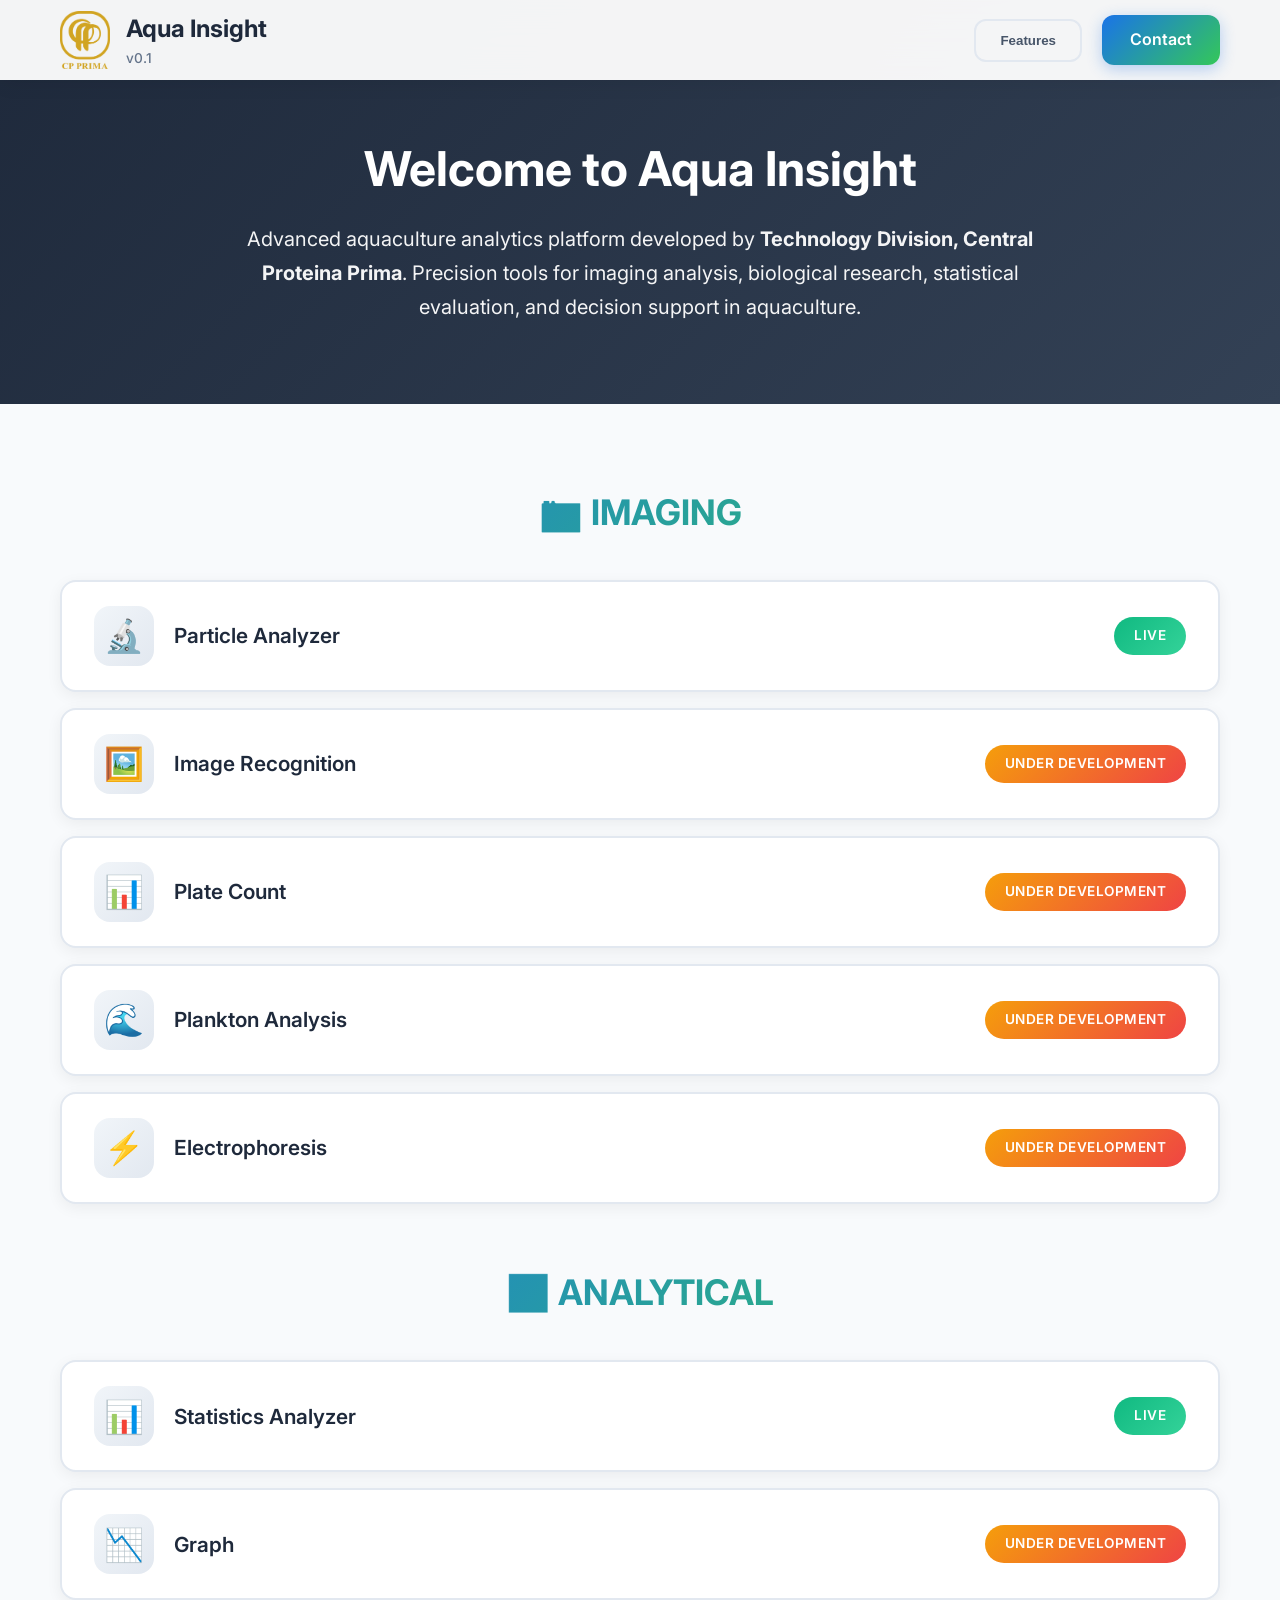
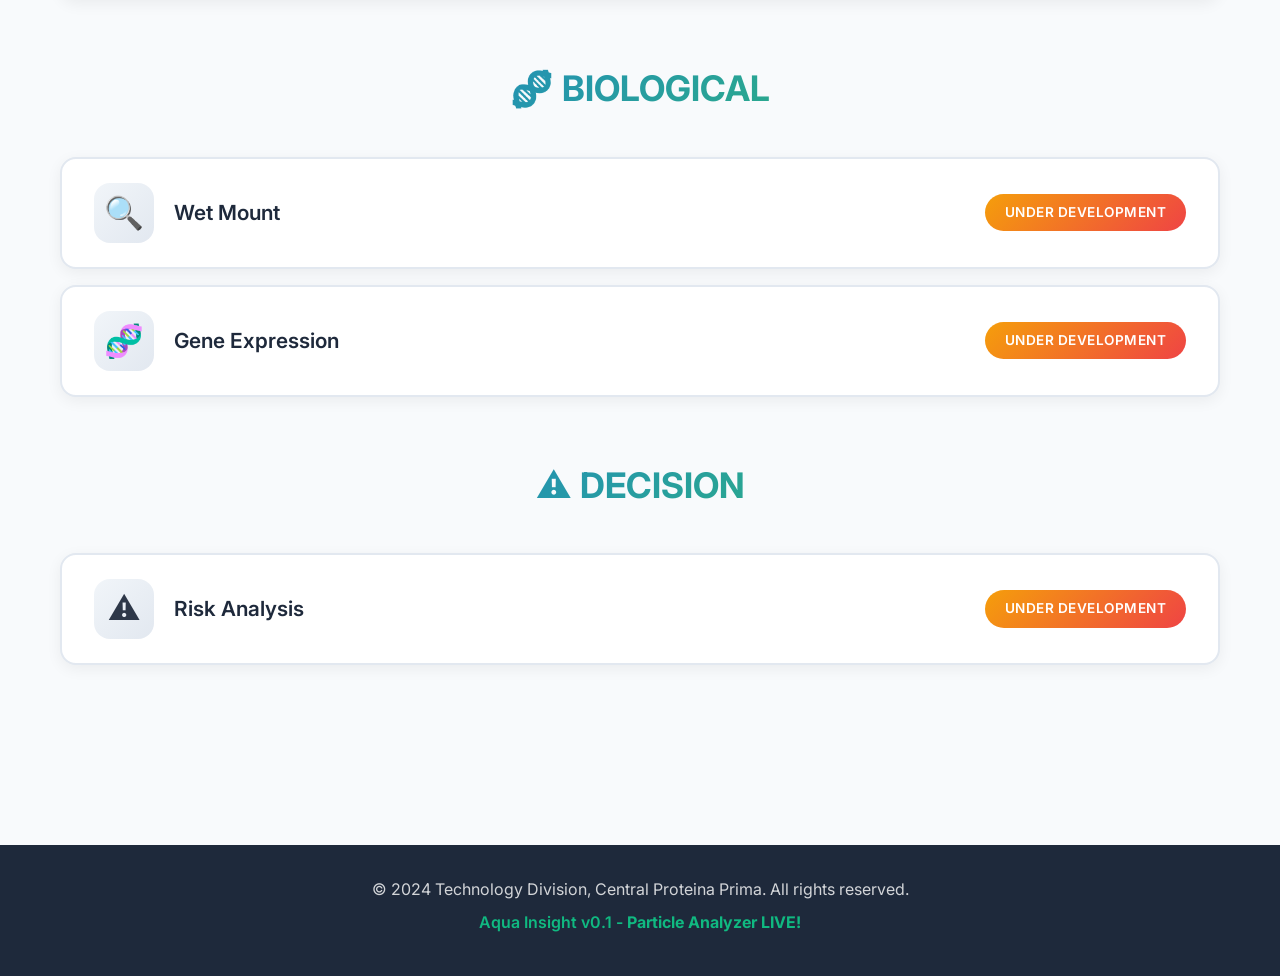
<file: index.html>
<!DOCTYPE html>
<html lang="en">
<head>
    <meta charset="UTF-8">
    <meta name="viewport" content="width=device-width, initial-scale=1.0">
    <title>Aqua Insight v0.1 - Advanced Aquaculture Analytics</title>
    <link rel="stylesheet" href="css/style.css">
    <link href="https://fonts.googleapis.com/css2?family=Inter:wght@300;400;500;600;700&display=swap" rel="stylesheet">
    <link rel="icon" type="image/x-icon" href="images/favicon.ico">
</head>
<body>
    <!-- Header -->
    <header class="header">
        <div class="container">
            <div class="header-left">
                <img src="images/logo.png" alt="Aqua Insight" class="logo-img">
                <div class="system-info">
                    <h1 class="system-name">Aqua Insight</h1>
                    <span class="system-version">v0.1</span>
                </div>
            </div>
            
            <div class="header-right">
                <div class="dropdown">
                    <button class="dropdown-btn">Features</button>
                    <div class="dropdown-content">
                        <a href="#imaging">Imaging</a>
                        <a href="#analytical">Analytical</a>
                        <a href="#biological">Biological</a>
                        <a href="#decision">Decision</a>
                    </div>
                </div>
                <a href="contact.html" class="contact-btn">Contact</a>
            </div>
        </div>
    </header>

    <!-- Welcome Section -->
    <section class="welcome">
        <div class="container">
            <div class="welcome-content">
                <h2 class="welcome-title">Welcome to Aqua Insight</h2>
                <p class="welcome-text">
                    Advanced aquaculture analytics platform developed by 
                    <strong>Technology Division, Central Proteina Prima</strong>. 
                    Precision tools for imaging analysis, biological research, 
                    statistical evaluation, and decision support in aquaculture.
                </p>
            </div>
        </div>
    </section>

    <!-- Features Section -->
    <section class="features" id="imaging">
        <div class="container">
            <div class="category-section">
                <div class="category-header">
                    <h3>📷 IMAGING</h3>
                </div>
                <div class="features-list">
                    <!-- ✅ PARTICLE ANALYZER - LIVE! -->
                        <a href="features/particle-analyzer/particle-analyzer.html" class="feature-btn live-feature">
                        <span class="feature-icon">🔬</span>
                        <span class="feature-title">Particle Analyzer</span>
                        <span class="feature-status live">LIVE</span>
                    </a>
                    
                    <a href="under-development.html?feature=Image Recognition" class="feature-btn">
                        <span class="feature-icon">🖼️</span>
                        <span class="feature-title">Image Recognition</span>
                        <span class="feature-status">Under Development</span>
                    </a>
                    <a href="under-development.html?feature=Plate Count" class="feature-btn">
                        <span class="feature-icon">📊</span>
                        <span class="feature-title">Plate Count</span>
                        <span class="feature-status">Under Development</span>
                    </a>
                    <a href="under-development.html?feature=Plankton Analysis" class="feature-btn">
                        <span class="feature-icon">🌊</span>
                        <span class="feature-title">Plankton Analysis</span>
                        <span class="feature-status">Under Development</span>
                    </a>
                    <a href="under-development.html?feature=Electrophoresis" class="feature-btn">
                        <span class="feature-icon">⚡</span>
                        <span class="feature-title">Electrophoresis</span>
                        <span class="feature-status">Under Development</span>
                    </a>
                </div>
            </div>

            <div class="category-section" id="analytical">
                <div class="category-header">
                    <h3>📈 ANALYTICAL</h3>
                </div>
                <div class="features-list">
                   <a href="features/statistics-analyzer/statistics-analyzer.html" class="feature-btn live-feature">
                        <span class="feature-icon">📊</span>
                        <span class="feature-title">Statistics Analyzer</span>
                        <span class="feature-status live">LIVE</span>
                    </a>
                    <a href="under-development.html?feature=Graph" class="feature-btn">
                        <span class="feature-icon">📉</span>
                        <span class="feature-title">Graph</span>
                        <span class="feature-status">Under Development</span>
                    </a>
                </div>
            </div>

            <div class="category-section" id="biological">
                <div class="category-header">
                    <h3>🧬 BIOLOGICAL</h3>
                </div>
                <div class="features-list">
                    <a href="under-development.html?feature=Wet Mount" class="feature-btn">
                        <span class="feature-icon">🔍</span>
                        <span class="feature-title">Wet Mount</span>
                        <span class="feature-status">Under Development</span>
                    </a>
                    <a href="under-development.html?feature=Gene Expression" class="feature-btn">
                        <span class="feature-icon">🧬</span>
                        <span class="feature-title">Gene Expression</span>
                        <span class="feature-status">Under Development</span>
                    </a>
                </div>
            </div>

            <div class="category-section" id="decision">
                <div class="category-header">
                    <h3>⚠️ DECISION</h3>
                </div>
                <div class="features-list">
                    <a href="under-development.html?feature=Risk Analysis" class="feature-btn">
                        <span class="feature-icon">⚠️</span>
                        <span class="feature-title">Risk Analysis</span>
                        <span class="feature-status">Under Development</span>
                    </a>
                </div>
            </div>
        </div>
    </section>

    <!-- Footer -->
    <footer class="footer">
        <div class="container">
            <div class="footer-content">
                <div class="footer-info">
                    <p>&copy; 2024 Technology Division, Central Proteina Prima. All rights reserved.</p>
                    <p>Aqua Insight v0.1 - <strong>Particle Analyzer LIVE!</strong></p>
                </div>
            </div>
        </div>
    </footer>

    <script src="js/main.js"></script>
</body>
</html>
</file>
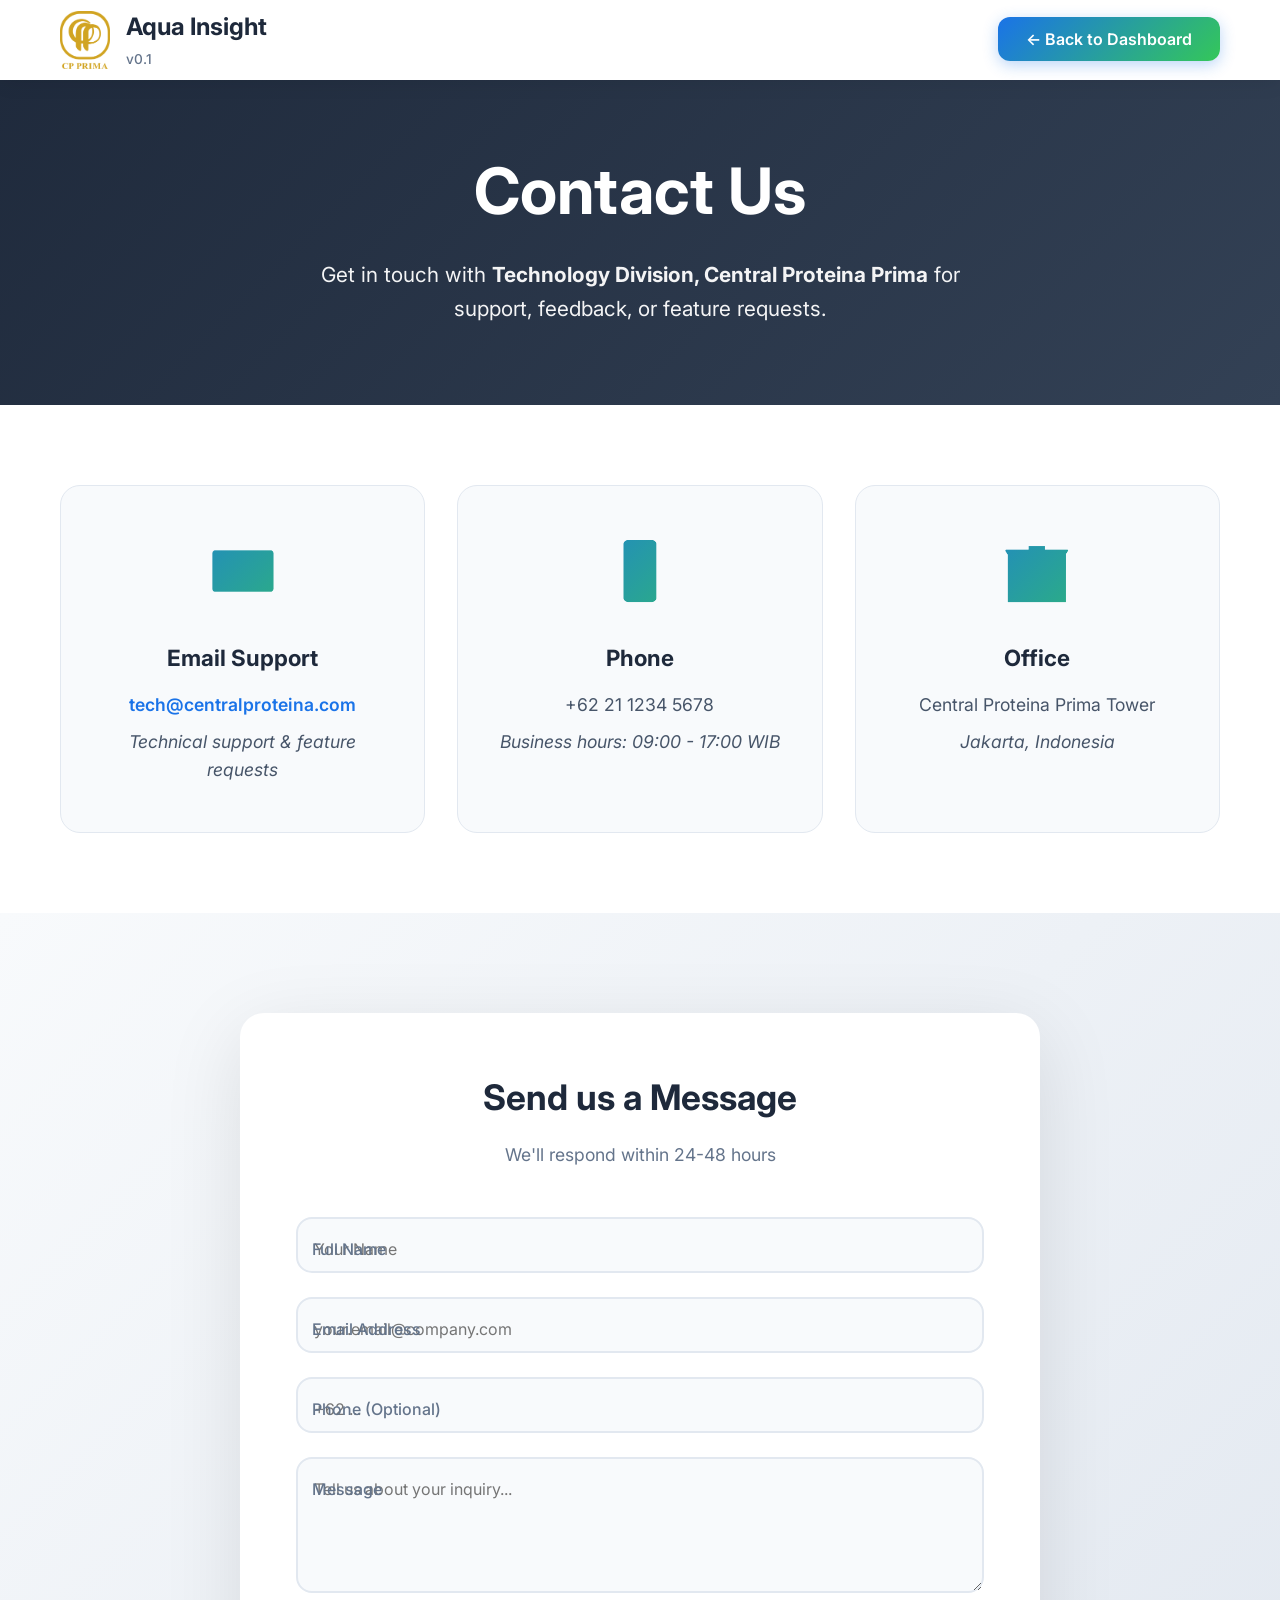
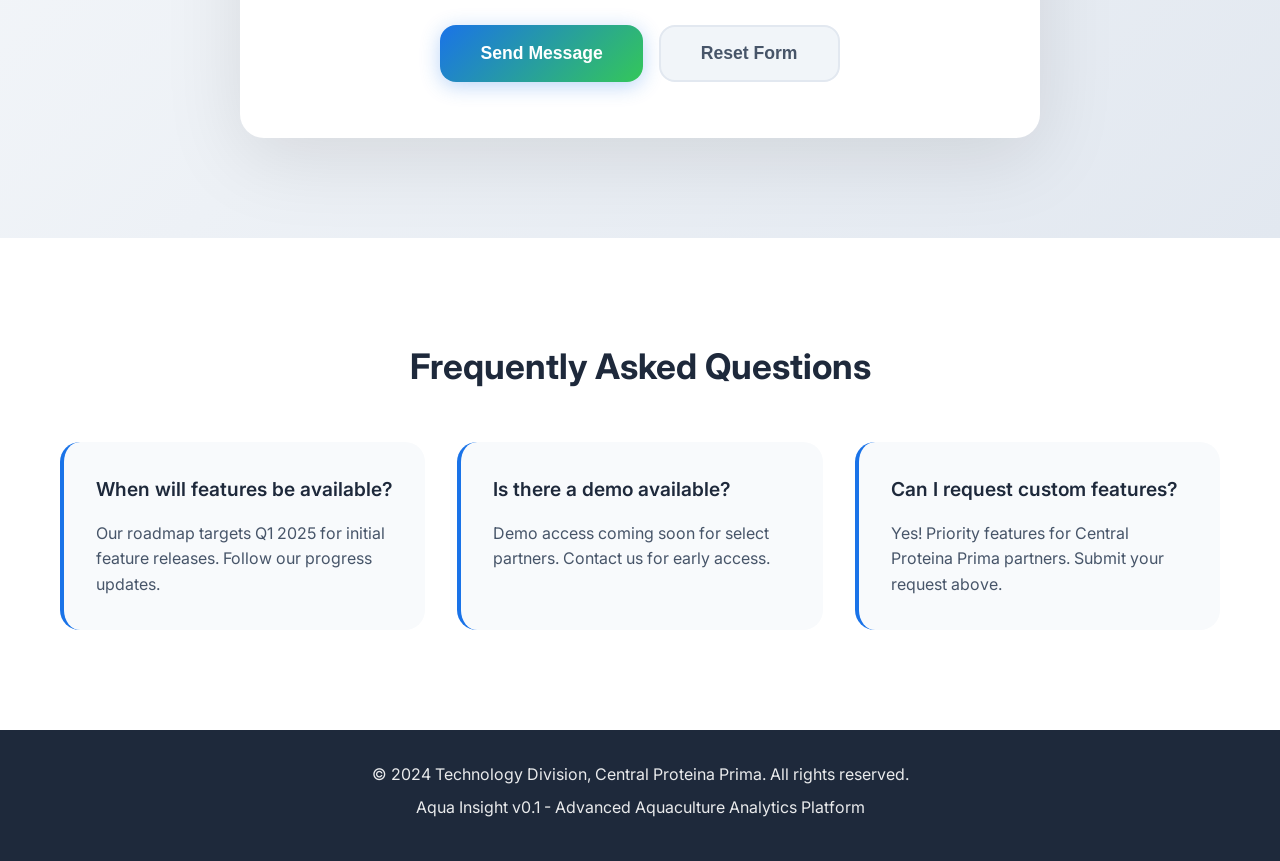
<file: contact.html>
<!DOCTYPE html>
<html lang="en">
<head>
    <meta charset="UTF-8">
    <meta name="viewport" content="width=device-width, initial-scale=1.0">
    <title>Contact Us - Aqua Insight v0.1</title>
    <link rel="stylesheet" href="css/contact.css">
    <link href="https://fonts.googleapis.com/css2?family=Inter:wght@300;400;500;600;700&display=swap" rel="stylesheet">
    <link rel="icon" type="image/x-icon" href="images/favicon.ico">
</head>
<body>
    <!-- Header (IDENTICAL) -->
    <header class="header">
        <div class="container">
            <div class="header-left">
                <img src="images/logo.png" alt="Aqua Insight" class="logo-img">
                <div class="system-info">
                    <h1 class="system-name">Aqua Insight</h1>
                    <span class="system-version">v0.1</span>
                </div>
            </div>
            <div class="header-right">
                <a href="index.html" class="back-btn">← Back to Dashboard</a>
            </div>
        </div>
    </header>

    <!-- Hero Section -->
    <section class="contact-hero">
        <div class="container">
            <div class="hero-content">
                <h1 class="hero-title">Contact Us</h1>
                <p class="hero-subtitle">
                    Get in touch with <strong>Technology Division, Central Proteina Prima</strong> 
                    for support, feedback, or feature requests.
                </p>
            </div>
        </div>
    </section>

    <!-- Contact Info -->
    <section class="contact-info">
        <div class="container">
            <div class="info-grid">
                <div class="info-card">
                    <div class="info-icon">📧</div>
                    <h3>Email Support</h3>
                    <p><a href="mailto:tech@centralproteina.com">tech@centralproteina.com</a></p>
                    <p class="info-desc">Technical support & feature requests</p>
                </div>
                <div class="info-card">
                    <div class="info-icon">📱</div>
                    <h3>Phone</h3>
                    <p>+62 21 1234 5678</p>
                    <p class="info-desc">Business hours: 09:00 - 17:00 WIB</p>
                </div>
                <div class="info-card">
                    <div class="info-icon">🏢</div>
                    <h3>Office</h3>
                    <p>Central Proteina Prima Tower</p>
                    <p class="info-desc">Jakarta, Indonesia</p>
                </div>
            </div>
        </div>
    </section>

    <!-- Contact Form -->
    <section class="contact-form-section">
        <div class="container">
            <div class="form-container">
                <h2>Send us a Message</h2>
                <p class="form-subtitle">We'll respond within 24-48 hours</p>
                
                <form class="contact-form" id="contactForm">
                    <div class="form-group">
                        <input type="text" id="name" placeholder="Your Name" required>
                        <label for="name">Full Name</label>
                    </div>
                    <div class="form-group">
                        <input type="email" id="email" placeholder="your.email@company.com" required>
                        <label for="email">Email Address</label>
                    </div>
                    <div class="form-group">
                        <input type="tel" id="phone" placeholder="+62 ...">
                        <label for="phone">Phone (Optional)</label>
                    </div>
                    <div class="form-group full">
                        <textarea id="message" placeholder="Tell us about your inquiry..." rows="5" required></textarea>
                        <label for="message">Message</label>
                    </div>
                    <div class="form-actions">
                        <button type="submit" class="submit-btn">Send Message</button>
                        <button type="reset" class="reset-btn">Reset Form</button>
                    </div>
                </form>
            </div>
        </div>
    </section>

    <!-- FAQ -->
    <section class="faq-section">
        <div class="container">
            <h2>Frequently Asked Questions</h2>
            <div class="faq-grid">
                <div class="faq-item">
                    <h4>When will features be available?</h4>
                    <p>Our roadmap targets Q1 2025 for initial feature releases. Follow our progress updates.</p>
                </div>
                <div class="faq-item">
                    <h4>Is there a demo available?</h4>
                    <p>Demo access coming soon for select partners. Contact us for early access.</p>
                </div>
                <div class="faq-item">
                    <h4>Can I request custom features?</h4>
                    <p>Yes! Priority features for Central Proteina Prima partners. Submit your request above.</p>
                </div>
            </div>
        </div>
    </section>

    <!-- Footer -->
    <footer class="footer">
        <div class="container">
            <div class="footer-content">
                <div class="footer-info">
                    <p>&copy; 2024 Technology Division, Central Proteina Prima. All rights reserved.</p>
                    <p>Aqua Insight v0.1 - Advanced Aquaculture Analytics Platform</p>
                </div>
            </div>
        </div>
    </footer>

    <script src="js/contact.js"></script>
</body>
</html>
</file>
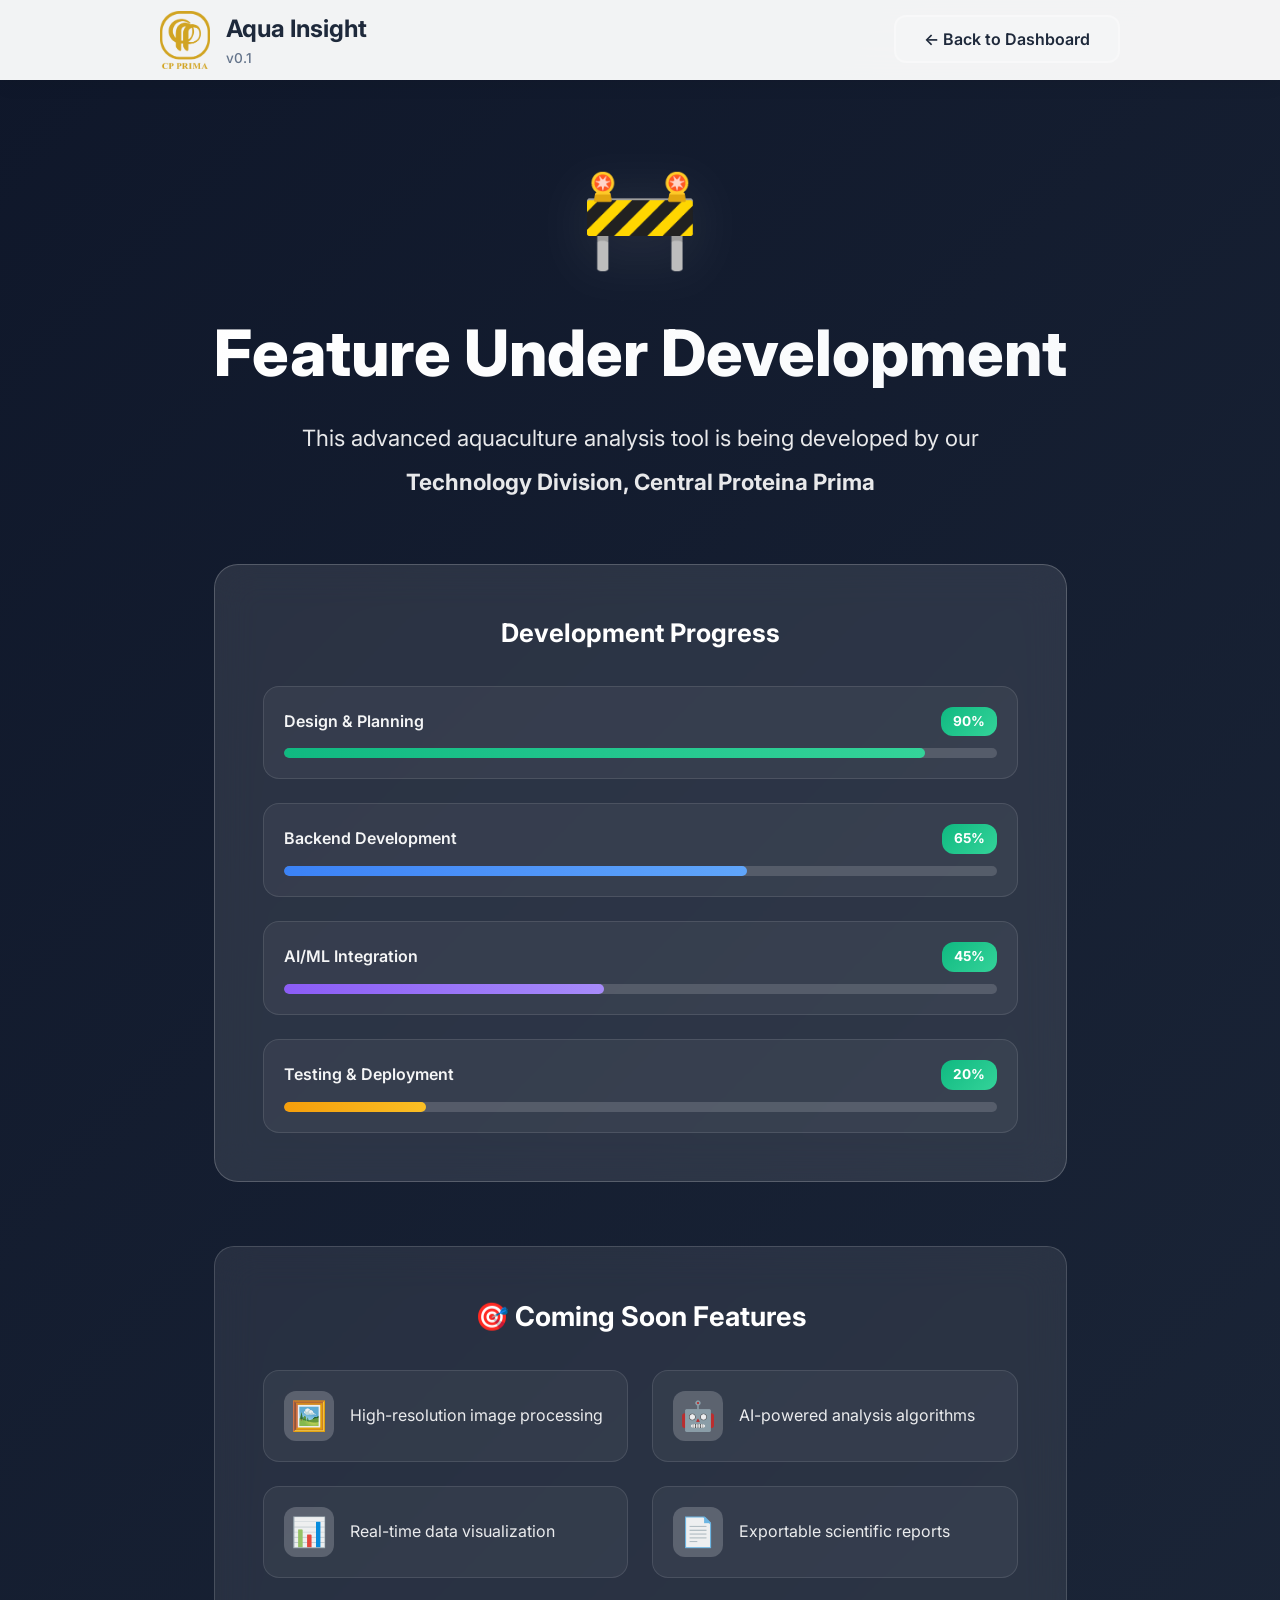
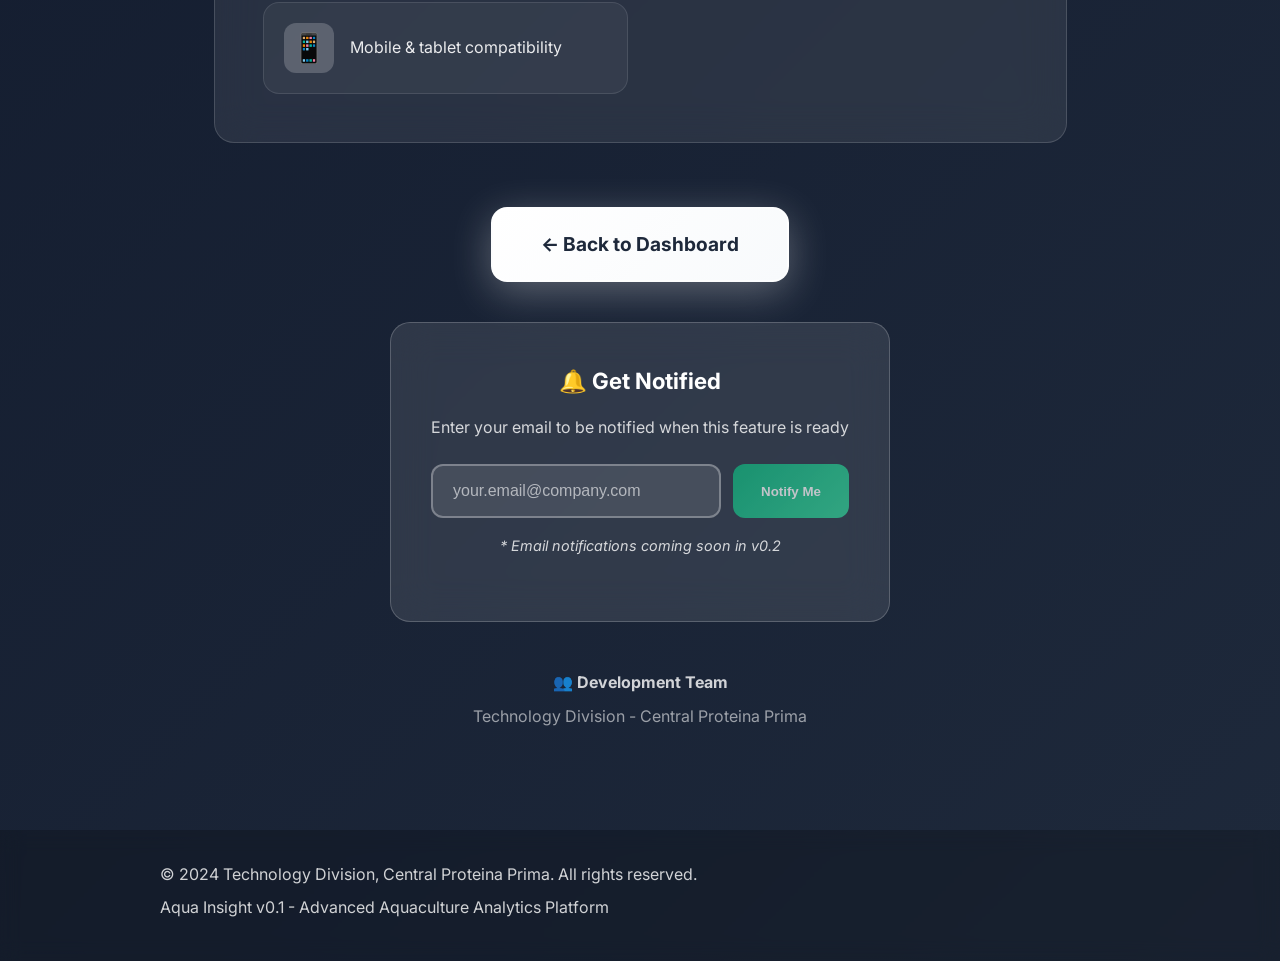
<file: under-development.html>
<!DOCTYPE html>
<html lang="en">
<head>
    <meta charset="UTF-8">
    <meta name="viewport" content="width=device-width, initial-scale=1.0">
    <title>Under Development - Aqua Insight v0.1</title>
    <link rel="stylesheet" href="css/under-dev.css">
    <link href="https://fonts.googleapis.com/css2?family=Inter:wght@300;400;500;600;700&display=swap" rel="stylesheet">
</head>
<body class="under-dev-page">
    <!-- Header (IDENTICAL dengan homepage) -->
    <header class="header">
        <div class="container">
            <div class="header-left">
                <img src="images/logo.png" alt="Aqua Insight" class="logo-img">
                <div class="system-info">
                    <h1 class="system-name">Aqua Insight</h1>
                    <span class="system-version">v0.1</span>
                </div>
            </div>
            <div class="header-right">
                <a href="index.html" class="back-btn">← Back to Dashboard</a>
            </div>
        </div>
    </header>

    <!-- Main Content -->
    <main class="under-dev-main">
        <div class="container">
            <div class="under-dev-content">
                <!-- Dynamic Feature Name -->
                <div class="feature-header">
                    <div class="under-dev-icon">🚧</div>
                    <h1 id="featureTitle" class="under-dev-title">Feature Under Development</h1>
                </div>

                <div class="under-dev-subtitle">
                    <p>This advanced aquaculture analysis tool is being developed by our</p>
                    <p><strong>Technology Division, Central Proteina Prima</strong></p>
                </div>

                <!-- Progress Tracker -->
                <div class="dev-progress">
                    <h3>Development Progress</h3>
                    <div class="progress-container">
                        <div class="progress-item">
                            <div class="progress-label">
                                <span>Design & Planning</span>
                                <span class="progress-percent">90%</span>
                            </div>
                            <div class="progress-bar">
                                <div class="progress-fill design-fill"></div>
                            </div>
                        </div>
                        <div class="progress-item">
                            <div class="progress-label">
                                <span>Backend Development</span>
                                <span class="progress-percent">65%</span>
                            </div>
                            <div class="progress-bar">
                                <div class="progress-fill backend-fill"></div>
                            </div>
                        </div>
                        <div class="progress-item">
                            <div class="progress-label">
                                <span>AI/ML Integration</span>
                                <span class="progress-percent">45%</span>
                            </div>
                            <div class="progress-bar">
                                <div class="progress-fill ai-fill"></div>
                            </div>
                        </div>
                        <div class="progress-item">
                            <div class="progress-label">
                                <span>Testing & Deployment</span>
                                <span class="progress-percent">20%</span>
                            </div>
                            <div class="progress-bar">
                                <div class="progress-fill testing-fill"></div>
                            </div>
                        </div>
                    </div>
                </div>

                <!-- Feature Preview -->
                <div class="feature-preview">
                    <h3>🎯 Coming Soon Features</h3>
                    <div class="preview-grid">
                        <div class="preview-item">
                            <span class="preview-icon">🖼️</span>
                            <span>High-resolution image processing</span>
                        </div>
                        <div class="preview-item">
                            <span class="preview-icon">🤖</span>
                            <span>AI-powered analysis algorithms</span>
                        </div>
                        <div class="preview-item">
                            <span class="preview-icon">📊</span>
                            <span>Real-time data visualization</span>
                        </div>
                        <div class="preview-item">
                            <span class="preview-icon">📄</span>
                            <span>Exportable scientific reports</span>
                        </div>
                        <div class="preview-item">
                            <span class="preview-icon">📱</span>
                            <span>Mobile & tablet compatibility</span>
                        </div>
                    </div>
                </div>

                <!-- CTA Section -->
                <div class="cta-section">
                    <a href="index.html" class="btn-primary">← Back to Dashboard</a>
                    <div class="notify-box">
                        <h4>🔔 Get Notified</h4>
                        <p>Enter your email to be notified when this feature is ready</p>
                        <div class="notify-form">
                            <input type="email" placeholder="your.email@company.com" disabled>
                            <button class="notify-btn" disabled>Notify Me</button>
                        </div>
                        <p class="notify-info">* Email notifications coming soon in v0.2</p>
                    </div>
                </div>

                <!-- Team Info -->
                <div class="team-info">
                    <h4>👥 Development Team</h4>
                    <p>Technology Division - Central Proteina Prima</p>
                </div>
            </div>
        </div>
    </main>

    <!-- Footer -->
    <footer class="footer">
        <div class="container">
            <div class="footer-content">
                <div class="footer-info">
                    <p>&copy; 2024 Technology Division, Central Proteina Prima. All rights reserved.</p>
                    <p>Aqua Insight v0.1 - Advanced Aquaculture Analytics Platform</p>
                </div>
            </div>
        </div>
    </footer>

    <script src="js/under-dev.js"></script>
</body>
</html>
</file>
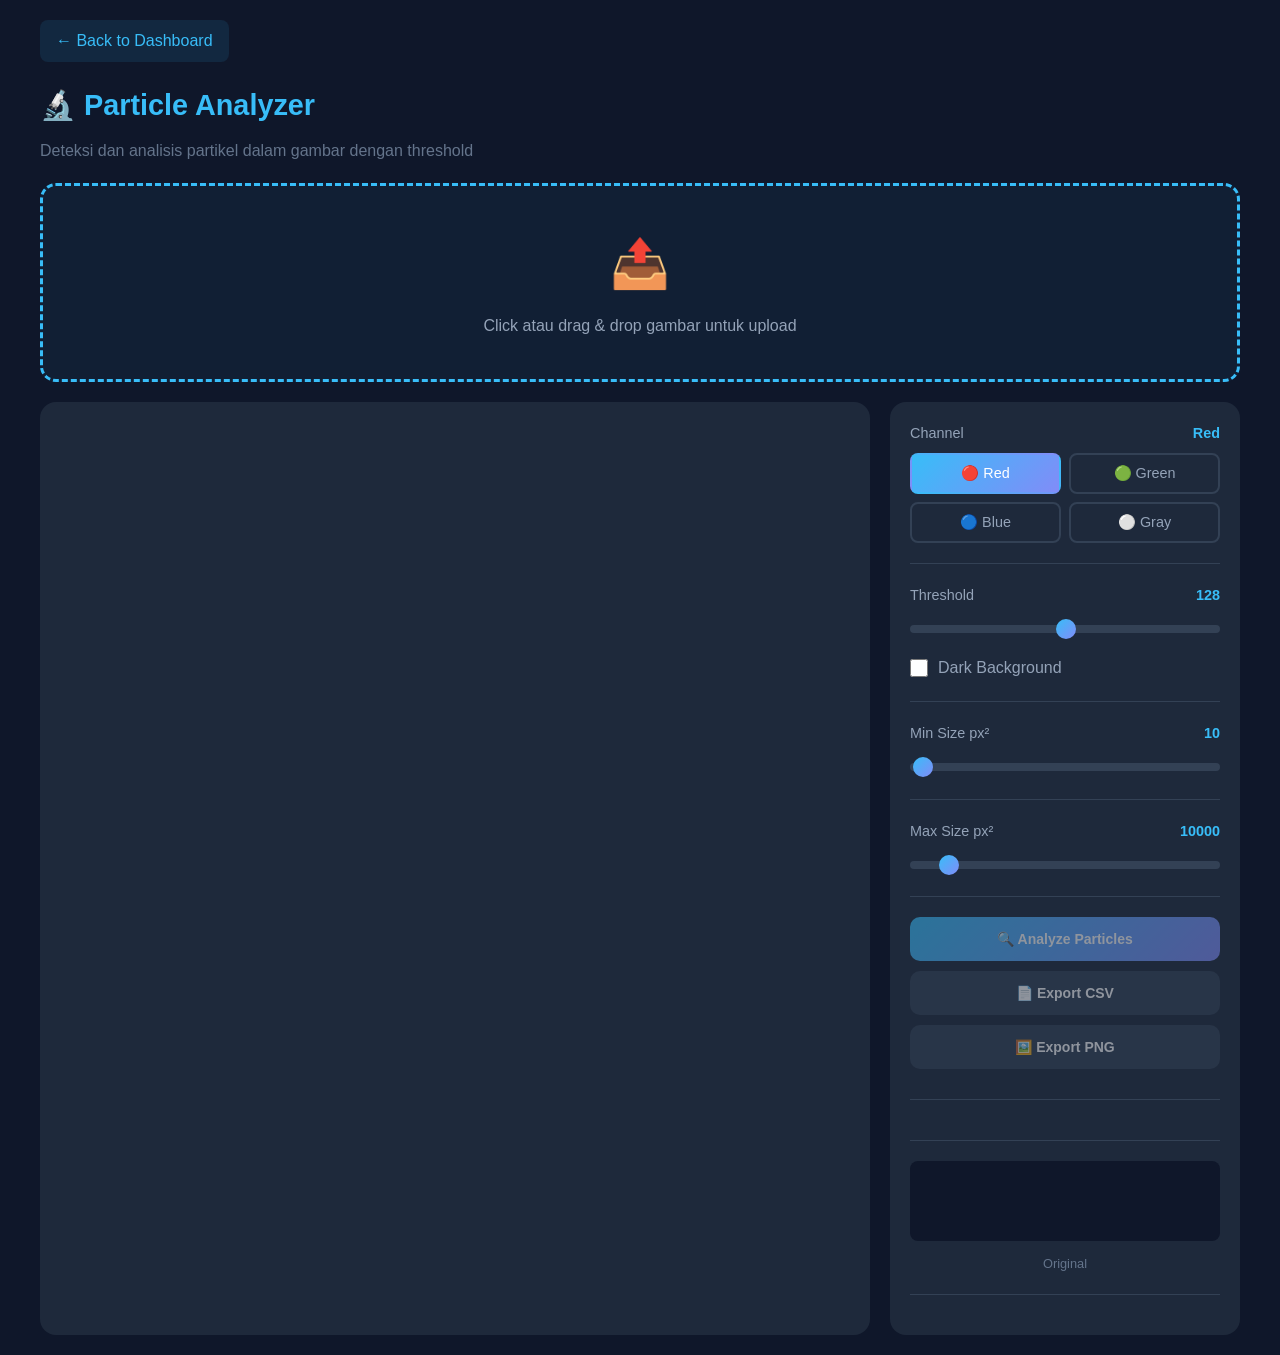
<file: features/particle-analyzer/particle-analyzer.html>
<!DOCTYPE html>
<html lang="en">
<head>
    <meta charset="UTF-8">
    <meta name="viewport" content="width=device-width, initial-scale=1.0">
    <title>Particle Analyzer - Aqua Insight</title>
    <link rel="stylesheet" href="../../css/style.css">
    <style>
        body {
            font-family: 'Inter', sans-serif;
            background: #0f172a;
            color: #e2e8f0;
            margin: 0;
            padding: 20px;
            min-height: 100vh;
        }
        
        .container {
            max-width: 1400px;
            margin: 0 auto;
        }
        
        .page-header {
            margin-bottom: 20px;
        }
        
        .page-title {
            color: #38bdf8;
            margin: 0 0 10px 0;
            font-size: 1.8rem;
        }
        
        .page-subtitle {
            color: #64748b;
            margin: 0;
        }
        
        .upload-box {
            border: 3px dashed #38bdf8;
            border-radius: 16px;
            padding: 40px;
            text-align: center;
            margin-bottom: 20px;
            cursor: pointer;
            transition: all 0.3s;
            background: rgba(56, 189, 248, 0.05);
        }
        
        .upload-box:hover,
        .upload-box.dragover {
            background: rgba(56, 189, 248, 0.15);
            border-color: #22d3ee;
        }
        
        .upload-box input {
            display: none;
        }
        
        .upload-icon {
            font-size: 3rem;
            margin-bottom: 10px;
        }
        
        .upload-text {
            color: #94a3b8;
            margin: 0;
        }
        
        .canvas-container {
            display: flex;
            gap: 20px;
            flex-wrap: wrap;
        }
        
        .canvas-wrapper {
            flex: 1;
            min-width: 600px;
            background: #1e293b;
            border-radius: 16px;
            overflow: hidden;
            position: relative;
        }
        
        #mainCanvas {
            display: block;
            width: 100%;
        }
        
        .controls {
            width: 350px;
            background: #1e293b;
            border-radius: 16px;
            padding: 20px;
        }
        
        .control-section {
            margin-bottom: 20px;
            padding-bottom: 20px;
            border-bottom: 1px solid #334155;
        }
        
        .control-section:last-child {
            border-bottom: none;
            margin-bottom: 0;
            padding-bottom: 0;
        }
        
        .control-label {
            display: block;
            margin-bottom: 8px;
            color: #94a3b8;
            font-size: 0.9rem;
        }
        
        .control-value {
            float: right;
            color: #38bdf8;
            font-weight: bold;
        }
        
        input[type="range"] {
            width: 100%;
            height: 8px;
            border-radius: 4px;
            background: #334155;
            outline: none;
            -webkit-appearance: none;
        }
        
        input[type="range"]::-webkit-slider-thumb {
            -webkit-appearance: none;
            width: 20px;
            height: 20px;
            border-radius: 50%;
            background: linear-gradient(135deg, #38bdf8, #818cf8);
            cursor: pointer;
        }
        
        .channel-btns {
            display: grid;
            grid-template-columns: 1fr 1fr;
            gap: 8px;
        }
        
        .channel-btn {
            padding: 10px;
            border: 2px solid #334155;
            border-radius: 8px;
            background: transparent;
            color: #94a3b8;
            cursor: pointer;
            transition: all 0.3s;
            font-size: 0.9rem;
        }
        
        .channel-btn:hover {
            border-color: #38bdf8;
            color: #e2e8f0;
        }
        
        .channel-btn.active {
            background: linear-gradient(135deg, #38bdf8, #818cf8);
            border-color: transparent;
            color: white;
        }
        
        .checkbox-group {
            display: flex;
            align-items: center;
            gap: 10px;
            margin-top: 15px;
        }
        
        .checkbox-group input {
            width: 18px;
            height: 18px;
            accent-color: #38bdf8;
        }
        
        .checkbox-group label {
            color: #94a3b8;
            cursor: pointer;
        }
        
        .btn {
            width: 100%;
            padding: 14px;
            border: none;
            border-radius: 10px;
            font-size: 14px;
            font-weight: bold;
            cursor: pointer;
            margin-bottom: 10px;
            transition: all 0.3s;
        }
        
        .btn-primary {
            background: linear-gradient(135deg, #38bdf8, #818cf8);
            color: white;
        }
        
        .btn-primary:hover:not(:disabled) {
            transform: translateY(-2px);
            box-shadow: 0 10px 30px rgba(56, 189, 248, 0.3);
        }
        
        .btn-secondary {
            background: #334155;
            color: white;
        }
        
        .btn-secondary:hover:not(:disabled) {
            background: #475569;
        }
        
        .btn:disabled {
            opacity: 0.5;
            cursor: not-allowed;
            transform: none;
        }
        
        .stats-box {
            background: #334155;
            border-radius: 12px;
            padding: 15px;
        }
        
        .stats-row {
            display: flex;
            justify-content: space-between;
            padding: 10px 0;
            border-bottom: 1px solid #475569;
        }
        
        .stats-row:last-child {
            border-bottom: none;
        }
        
        .stats-label {
            color: #94a3b8;
        }
        
        .stats-value {
            color: #38bdf8;
            font-weight: bold;
        }
        
        .preview-wrapper {
            margin-top: 15px;
        }
        
        #previewCanvas {
            width: 100%;
            height: 80px;
            border-radius: 8px;
            background: #0f172a;
        }
        
        .preview-label {
            text-align: center;
            color: #64748b;
            font-size: 0.8rem;
            margin-top: 5px;
        }
        
        .results-section {
            margin-top: 15px;
        }
        
        .results-title {
            color: #94a3b8;
            font-size: 0.9rem;
            margin-bottom: 10px;
        }
        
        .table-wrapper {
            max-height: 250px;
            overflow-y: auto;
        }
        
        .results-table {
            width: 100%;
            border-collapse: collapse;
            font-size: 11px;
        }
        
        .results-table th {
            background: #334155;
            padding: 8px 6px;
            text-align: left;
            position: sticky;
            top: 0;
        }
        
        .results-table td {
            padding: 8px 6px;
            border-bottom: 1px solid #334155;
        }
        
        .results-table tr:hover {
            background: rgba(56, 189, 248, 0.1);
        }
        
        .toast {
            position: fixed;
            bottom: 30px;
            left: 50%;
            transform: translateX(-50%) translateY(100px);
            background: linear-gradient(135deg, #22c55e, #16a34a);
            color: white;
            padding: 15px 30px;
            border-radius: 10px;
            font-weight: bold;
            opacity: 0;
            transition: all 0.3s;
            z-index: 1000;
        }
        
        .toast.show {
            transform: translateX(-50%) translateY(0);
            opacity: 1;
        }
        
        .back-link {
            display: inline-flex;
            align-items: center;
            gap: 8px;
            color: #38bdf8;
            text-decoration: none;
            margin-bottom: 20px;
            padding: 8px 16px;
            background: rgba(56, 189, 248, 0.1);
            border-radius: 8px;
            transition: all 0.3s;
        }
        
        .back-link:hover {
            background: rgba(56, 189, 248, 0.2);
        }
        
        @media (max-width: 992px) {
            .canvas-container {
                flex-direction: column;
            }
            
            .canvas-wrapper,
            .controls {
                width: 100%;
                min-width: auto;
            }
        }
    </style>
</head>
<body>
    <div class="container">
        <a href="../../index.html" class="back-link">← Back to Dashboard</a>
        
        <div class="page-header">
            <h1 class="page-title">🔬 Particle Analyzer</h1>
            <p class="page-subtitle">Deteksi dan analisis partikel dalam gambar dengan threshold</p>
        </div>
        
        <div class="upload-box" id="uploadBox">
            <div class="upload-icon">📤</div>
            <p class="upload-text">Click atau drag & drop gambar untuk upload</p>
            <input type="file" id="fileInput" accept="image/*">
        </div>
        
        <div class="canvas-container">
            <div class="canvas-wrapper">
                <canvas id="mainCanvas"></canvas>
            </div>
            
            <div class="controls">
                <div class="control-section">
                    <label class="control-label">
                        Channel
                        <span class="control-value" id="channelValue">Red</span>
                    </label>
                    <div class="channel-btns">
                        <button class="channel-btn active" data-channel="red">🔴 Red</button>
                        <button class="channel-btn" data-channel="green">🟢 Green</button>
                        <button class="channel-btn" data-channel="blue">🔵 Blue</button>
                        <button class="channel-btn" data-channel="gray">⚪ Gray</button>
                    </div>
                </div>
                
                <div class="control-section">
                    <label class="control-label">
                        Threshold
                        <span class="control-value" id="thresholdValue">128</span>
                    </label>
                    <input type="range" id="thresholdSlider" min="0" max="255" value="128">
                    
                    <div class="checkbox-group">
                        <input type="checkbox" id="invertCheck">
                        <label for="invertCheck">Dark Background</label>
                    </div>
                </div>
                
                <div class="control-section">
                    <label class="control-label">
                        Min Size
                        <span class="control-value" id="minSizeValue">10</span> px²
                    </label>
                    <input type="range" id="minSizeSlider" min="1" max="1000" value="10">
                </div>
                
                <div class="control-section">
                    <label class="control-label">
                        Max Size
                        <span class="control-value" id="maxSizeValue">10000</span> px²
                    </label>
                    <input type="range" id="maxSizeSlider" min="100" max="100000" value="10000">
                </div>
                
                <div class="control-section">
                    <button class="btn btn-primary" id="analyzeBtn" disabled>
                        🔍 Analyze Particles
                    </button>
                    <button class="btn btn-secondary" id="exportCsvBtn" disabled>
                        📄 Export CSV
                    </button>
                    <button class="btn btn-secondary" id="exportPngBtn" disabled>
                        🖼️ Export PNG
                    </button>
                </div>
                
                <div class="control-section">
                    <div class="stats-box" id="statsPanel" style="display: none;">
                        <div class="stats-row">
                            <span class="stats-label">Total Particles</span>
                            <span class="stats-value" id="totalParticles">0</span>
                        </div>
                        <div class="stats-row">
                            <span class="stats-label">Total Area</span>
                            <span class="stats-value" id="totalArea">0 px²</span>
                        </div>
                        <div class="stats-row">
                            <span class="stats-label">Coverage</span>
                            <span class="stats-value" id="coverage">0%</span>
                        </div>
                    </div>
                </div>
                
                <div class="control-section preview-wrapper">
                    <canvas id="previewCanvas"></canvas>
                    <p class="preview-label" id="previewLabel">Original</p>
                </div>
                
                <div class="results-section" id="resultsSection" style="display: none;">
                    <h3 class="results-title">📋 Results</h3>
                    <div class="table-wrapper">
                        <table class="results-table">
                            <thead>
                                <tr>
                                    <th>#</th>
                                    <th>Size</th>
                                    <th>R</th>
                                    <th>G</th>
                                    <th>B</th>
                                    <th>Circ</th>
                                </tr>
                            </thead>
                            <tbody id="resultsBody"></tbody>
                        </table>
                    </div>
                </div>
            </div>
        </div>
    </div>
    
    <div class="toast" id="toast"></div>
    
    <script src="js/particle-analyzer.js"></script>
</body>
</html>
</file>
<file: css/style.css>
* {
    margin: 0;
    padding: 0;
    box-sizing: border-box;
}

body {
    font-family: 'Inter', -apple-system, BlinkMacSystemFont, sans-serif;
    line-height: 1.6;
    color: #2d3748;
    background: #f8fafc;
}

.container {
    max-width: 1200px;
    margin: 0 auto;
    padding: 0 20px;
}

/* Header */
.header {
    background: white;
    box-shadow: 0 2px 20px rgba(0,0,0,0.08);
    position: fixed;
    top: 0;
    width: 100%;
    z-index: 1000;
}

.header .container {
    display: flex;
    justify-content: space-between;
    align-items: center;
    padding: 1rem 20px;
    height: 80px;
}

.header-left {
    display: flex;
    align-items: center;
    gap: 16px;
}

.logo-img {
    width: 50px;
    height: 58px;
    object-fit: contain;
}

.system-info {
    display: flex;
    flex-direction: column;
    gap: 0;
}

.system-name {
    font-size: 1.5rem;
    font-weight: 700;
    color: #1e293b;
    margin: 0;
}

.system-version {
    font-size: 0.85rem;
    color: #64748b;
    font-weight: 500;
}

.header-right {
    display: flex;
    align-items: center;
    gap: 20px;
}

/* Dropdown */
.dropdown {
    position: relative;
    display: inline-block;
}

.dropdown-btn {
    background: none;
    border: 2px solid #e2e8f0;
    padding: 0.75rem 1.5rem;
    border-radius: 12px;
    font-weight: 600;
    color: #475569;
    cursor: pointer;
    transition: all 0.3s ease;
}

.dropdown-btn:hover {
    background: #f1f5f9;
    border-color: #1a73e8;
    color: #1a73e8;
}

.dropdown-content {
    display: none;
    position: absolute;
    background: white;
    min-width: 160px;
    box-shadow: 0 10px 40px rgba(0,0,0,0.12);
    border-radius: 12px;
    z-index: 1001;
    top: 100%;
    right: 0;
    border: 1px solid #e2e8f0;
}

.dropdown-content a {
    color: #475569;
    padding: 1rem 1.5rem;
    text-decoration: none;
    display: block;
    font-weight: 500;
    transition: all 0.3s ease;
}

.dropdown-content a:hover {
    background: #f1f5f9;
    color: #1a73e8;
}

.dropdown:hover .dropdown-content {
    display: block;
}

.contact-btn {
    background: linear-gradient(135deg, #1a73e8, #34c759);
    color: white;
    padding: 0.75rem 1.75rem;
    border-radius: 12px;
    text-decoration: none;
    font-weight: 600;
    transition: all 0.3s ease;
    box-shadow: 0 4px 15px rgba(26, 115, 232, 0.3);
}

.contact-btn:hover {
    transform: translateY(-2px);
    box-shadow: 0 8px 25px rgba(26, 115, 232, 0.4);
}

/* Welcome Section */
.welcome {
    padding: 140px 0 80px;
    background: linear-gradient(135deg, #1e293b 0%, #334155 100%);
    color: white;
    text-align: center;
}

.welcome-title {
    font-size: clamp(2rem, 5vw, 3rem);
    font-weight: 700;
    margin-bottom: 1.5rem;
    line-height: 1.2;
}

.welcome-text {
    font-size: 1.25rem;
    max-width: 800px;
    margin: 0 auto;
    opacity: 0.95;
    line-height: 1.7;
}

/* Features Section */
.features {
    padding: 80px 0 120px;
    background: #f8fafc;
}

.category-section {
    margin-bottom: 60px;
}

.category-header {
    text-align: center;
    margin-bottom: 40px;
}

.category-header h3 {
    font-size: 2.2rem;
    font-weight: 700;
    background: linear-gradient(135deg, #1a73e8, #34c759);
    -webkit-background-clip: text;
    -webkit-text-fill-color: transparent;
    background-clip: text;
    margin: 0;
}

.features-list {
    display: flex;
    flex-direction: column;
    gap: 16px;
}

.feature-btn {
    display: flex;
    align-items: center;
    justify-content: space-between;
    background: white;
    padding: 1.5rem 2rem;
    border-radius: 16px;
    text-decoration: none;
    color: inherit;
    border: 2px solid #e2e8f0;
    transition: all 0.3s ease;
    box-shadow: 0 4px 15px rgba(0,0,0,0.06);
    min-height: 80px;
}

.feature-btn:hover {
    transform: translateY(-4px);
    border-color: #1a73e8;
    box-shadow: 0 12px 40px rgba(26, 115, 232, 0.15);
}

.feature-icon {
    font-size: 2rem;
    width: 60px;
    height: 60px;
    display: flex;
    align-items: center;
    justify-content: center;
    background: linear-gradient(135deg, #f1f5f9, #e2e8f0);
    border-radius: 16px;
    flex-shrink: 0;
}

.feature-title {
    font-size: 1.3rem;
    font-weight: 600;
    color: #1e293b;
    flex: 1;
    margin-left: 20px;
}

.feature-status {
    background: linear-gradient(135deg, #f59e0b, #ef4444);
    color: white;
    padding: 0.5rem 1.25rem;
    border-radius: 25px;
    font-size: 0.85rem;
    font-weight: 600;
    text-transform: uppercase;
    letter-spacing: 0.5px;
}

/* Footer */
.footer {
    background: #1e293b;
    color: white;
    padding: 2rem 0;
}

.footer-content {
    text-align: center;
}

.footer-info p {
    margin-bottom: 0.5rem;
    opacity: 0.8;
}

.footer-info p:last-child {
    font-weight: 500;
    opacity: 1;
}

/* Responsive */
@media (max-width: 768px) {
    .header .container {
        flex-direction: column;
        gap: 1rem;
        padding: 1rem;
        height: auto;
    }
    
    .header-right {
        flex-direction: column;
        width: 100%;
        gap: 12px;
    }
    
    .dropdown-btn, .contact-btn {
        width: 100%;
        justify-content: center;
    }
    
    .welcome {
        padding: 160px 0 60px;
    }
    
    .welcome-title {
        font-size: 2rem;
    }
    
    .welcome-text {
        font-size: 1.1rem;
        padding: 0 10px;
    }
    
    .feature-btn {
        padding: 1.25rem;
        flex-direction: column;
        text-align: center;
        gap: 12px;
    }
    
    .feature-title {
        margin-left: 0;
        order: -1;
    }
}

@media (max-width: 480px) {
    .container {
        padding: 0 15px;
    }
    
    .logo-img {
        width: 40px;
        height: 46px;
    }
}

/* Additional styles for JS features */
.dropdown-content a.active {
    background: linear-gradient(135deg, #1a73e8, #34c759) !important;
    color: white !important;
}

.back-to-top {
    position: fixed;
    bottom: 30px;
    right: 30px;
    background: linear-gradient(135deg, #1a73e8, #34c759);
    color: white;
    border: none;
    width: 60px;
    height: 60px;
    border-radius: 50%;
    font-size: 1.5rem;
    cursor: pointer;
    opacity: 0;
    visibility: hidden;
    transition: all 0.3s ease;
    z-index: 1000;
    box-shadow: 0 4px 20px rgba(26, 115, 232, 0.4);
}

.back-to-top:hover {
    transform: scale(1.1);
    box-shadow: 0 8px 30px rgba(26, 115, 232, 0.6);
}

@media (max-width: 768px) {
    .back-to-top {
        bottom: 20px;
        right: 20px;
        width: 50px;
        height: 50px;
        font-size: 1.2rem;
    }
}

/* LIVE Feature Badge */
.live-feature .feature-status {
    background: linear-gradient(135deg, #10b981, #34d399) !important;
    animation: pulse 2s infinite;
}

@keyframes pulse {
    0% { box-shadow: 0 0 0 0 rgba(16, 185, 129, 0.7); }
    70% { box-shadow: 0 0 0 10px rgba(16, 185, 129, 0); }
    100% { box-shadow: 0 0 0 0 rgba(16, 185, 129, 0); }
}

.footer-info p:last-child {
    font-weight: 600;
    color: #10b981;
}
</file>
<file: css/contact.css>
/* Contact Page - Dedicated Styles */
* {
    margin: 0;
    padding: 0;
    box-sizing: border-box;
}

body {
    font-family: 'Inter', -apple-system, BlinkMacSystemFont, sans-serif;
    line-height: 1.6;
    color: #2d3748;
    background: #f8fafc;
}

.container {
    max-width: 1200px;
    margin: 0 auto;
    padding: 0 20px;
}

/* Header (IDENTICAL dengan homepage) */
.header {
    background: white;
    box-shadow: 0 2px 20px rgba(0,0,0,0.08);
    position: fixed;
    top: 0;
    width: 100%;
    z-index: 1000;
}

.header .container {
    display: flex;
    justify-content: space-between;
    align-items: center;
    padding: 1rem 20px;
    height: 80px;
}

.header-left {
    display: flex;
    align-items: center;
    gap: 16px;
}

.logo-img {
    width: 50px;
    height: 58px;
    object-fit: contain;
}

.system-info h1 {
    font-size: 1.5rem;
    font-weight: 700;
    color: #1e293b;
    margin: 0;
}

.system-version {
    font-size: 0.85rem;
    color: #64748b;
    font-weight: 500;
}

.back-btn {
    background: linear-gradient(135deg, #1a73e8, #34c759);
    color: white;
    padding: 0.75rem 1.75rem;
    border-radius: 12px;
    text-decoration: none;
    font-weight: 600;
    transition: all 0.3s ease;
    box-shadow: 0 4px 15px rgba(26, 115, 232, 0.3);
}

.back-btn:hover {
    transform: translateY(-2px);
    box-shadow: 0 8px 25px rgba(26, 115, 232, 0.4);
}

/* Hero */
.contact-hero {
    padding: 140px 0 80px;
    background: linear-gradient(135deg, #1e293b 0%, #334155 100%);
    color: white;
    text-align: center;
}

.hero-title {
    font-size: clamp(2.5rem, 6vw, 4rem);
    font-weight: 700;
    margin-bottom: 1rem;
}

.hero-subtitle {
    font-size: 1.3rem;
    max-width: 700px;
    margin: 0 auto;
    opacity: 0.95;
}

/* Contact Info */
.contact-info {
    padding: 80px 0;
    background: white;
}

.info-grid {
    display: grid;
    grid-template-columns: repeat(auto-fit, minmax(300px, 1fr));
    gap: 2rem;
}

.info-card {
    text-align: center;
    padding: 2.5rem 2rem;
    border-radius: 20px;
    background: #f8fafc;
    border: 1px solid #e2e8f0;
    transition: all 0.3s ease;
}

.info-card:hover {
    transform: translateY(-8px);
    box-shadow: 0 20px 60px rgba(0,0,0,0.12);
}

.info-icon {
    font-size: 3.5rem;
    margin-bottom: 1.5rem;
    background: linear-gradient(135deg, #1a73e8, #34c759);
    -webkit-background-clip: text;
    -webkit-text-fill-color: transparent;
    background-clip: text;
}

.info-card h3 {
    font-size: 1.4rem;
    font-weight: 700;
    color: #1e293b;
    margin-bottom: 1rem;
}

.info-card p {
    font-size: 1.1rem;
    color: #475569;
    margin-bottom: 0.5rem;
}

.info-card a {
    color: #1a73e8;
    text-decoration: none;
    font-weight: 600;
}

.info-desc {
    font-size: 0.95rem;
    color: #64748b;
    font-style: italic;
}

/* Contact Form */
.contact-form-section {
    padding: 100px 0;
    background: linear-gradient(135deg, #f8fafc 0%, #e2e8f0 100%);
}

.form-container {
    max-width: 800px;
    margin: 0 auto;
    background: white;
    padding: 3.5rem;
    border-radius: 24px;
    box-shadow: 0 20px 80px rgba(0,0,0,0.1);
}

.form-container h2 {
    text-align: center;
    font-size: 2.2rem;
    font-weight: 700;
    color: #1e293b;
    margin-bottom: 1rem;
}

.form-subtitle {
    text-align: center;
    color: #64748b;
    font-size: 1.1rem;
    margin-bottom: 3rem;
}

.contact-form {
    display: flex;
    flex-direction: column;
    gap: 1.5rem;
}

.form-group {
    position: relative;
}

.form-group.full {
    grid-column: 1 / -1;
}

.form-group input,
.form-group textarea {
    width: 100%;
    padding: 1.25rem 1rem 0.75rem;
    border: 2px solid #e2e8f0;
    border-radius: 16px;
    font-size: 1rem;
    background: #f8fafc;
    transition: all 0.3s ease;
    font-family: inherit;
}

.form-group input:focus,
.form-group textarea:focus {
    outline: none;
    border-color: #1a73e8;
    background: white;
    box-shadow: 0 0 0 4px rgba(26, 115, 232, 0.1);
}

.form-group label {
    position: absolute;
    top: 1.25rem;
    left: 1rem;
    color: #64748b;
    font-size: 1rem;
    font-weight: 500;
    pointer-events: none;
    transition: all 0.3s ease;
}

.form-group input:focus + label,
.form-group input:not(:placeholder-shown) + label,
.form-group textarea:focus + label,
.form-group textarea:not(:placeholder-shown) + label {
    top: 0.5rem;
    left: 0.75rem;
    font-size: 0.85rem;
    color: #1a73e8;
}

.form-actions {
    display: flex;
    gap: 1rem;
    justify-content: center;
    flex-wrap: wrap;
}

.submit-btn, .reset-btn {
    padding: 1rem 2.5rem;
    border-radius: 16px;
    font-weight: 600;
    font-size: 1.1rem;
    border: none;
    cursor: pointer;
    transition: all 0.3s ease;
}

.submit-btn {
    background: linear-gradient(135deg, #1a73e8, #34c759);
    color: white;
    box-shadow: 0 4px 20px rgba(26, 115, 232, 0.3);
}

.submit-btn:hover:not(:disabled) {
    transform: translateY(-2px);
    box-shadow: 0 8px 30px rgba(26, 115, 232, 0.4);
}

.reset-btn {
    background: #f1f5f9;
    color: #475569;
    border: 2px solid #e2e8f0;
}

.reset-btn:hover {
    background: #e2e8f0;
}

/* FAQ */
.faq-section {
    padding: 100px 0;
    background: white;
}

.faq-section h2 {
    text-align: center;
    font-size: 2.2rem;
    font-weight: 700;
    color: #1e293b;
    margin-bottom: 3rem;
}

.faq-grid {
    display: grid;
    grid-template-columns: repeat(auto-fit, minmax(350px, 1fr));
    gap: 2rem;
}

.faq-item {
    background: #f8fafc;
    padding: 2rem;
    border-radius: 20px;
    border-left: 4px solid #1a73e8;
}

.faq-item h4 {
    font-size: 1.2rem;
    font-weight: 600;
    color: #1e293b;
    margin-bottom: 1rem;
}

.faq-item p {
    color: #475569;
    line-height: 1.6;
}

/* Footer */
.footer {
    background: #1e293b;
    color: rgba(255,255,255,0.9);
    padding: 2rem 0;
}

.footer-info {
    text-align: center;
}

.footer-info p {
    margin-bottom: 0.5rem;
}

/* Responsive */
@media (max-width: 768px) {
    .header .container {
        padding: 1rem;
    }
    
    .contact-hero {
        padding: 160px 0 60px;
    }
    
    .form-container {
        padding: 2rem;
        margin: 1rem;
    }
    
    .form-actions {
        flex-direction: column;
    }
    
    .info-grid {
        grid-template-columns: 1fr;
    }
    
    .faq-grid {
        grid-template-columns: 1fr;
    }
}
</file>
<file: css/under-dev.css>
/* Under Development Page - Dedicated Styles */
* {
    margin: 0;
    padding: 0;
    box-sizing: border-box;
}

body.under-dev-page {
    font-family: 'Inter', -apple-system, BlinkMacSystemFont, sans-serif;
    line-height: 1.6;
    color: #2d3748;
    background: linear-gradient(135deg, #0f172a 0%, #1e293b 100%);
    min-height: 100vh;
}

.container {
    max-width: 1000px;
    margin: 0 auto;
    padding: 0 20px;
}

/* Header (IDENTICAL dengan homepage) */
.header {
    background: rgba(255, 255, 255, 0.95);
    backdrop-filter: blur(20px);
    position: fixed;
    top: 0;
    width: 100%;
    z-index: 1000;
    box-shadow: 0 2px 20px rgba(0,0,0,0.08);
}

.header .container {
    display: flex;
    justify-content: space-between;
    align-items: center;
    padding: 1rem 20px;
    height: 80px;
}

.header-left {
    display: flex;
    align-items: center;
    gap: 16px;
}

.logo-img {
    width: 50px;
    height: 58px;
    object-fit: contain;
}

.system-info {
    display: flex;
    flex-direction: column;
    gap: 0;
}

.system-name {
    font-size: 1.5rem;
    font-weight: 700;
    color: #1e293b;
    margin: 0;
}

.system-version {
    font-size: 0.85rem;
    color: #64748b;
    font-weight: 500;
}

.back-btn {
    background: rgba(255,255,255,0.2);
    color: #1e293b;
    padding: 0.75rem 1.75rem;
    border-radius: 12px;
    text-decoration: none;
    font-weight: 600;
    border: 2px solid rgba(255,255,255,0.3);
    transition: all 0.3s ease;
    backdrop-filter: blur(10px);
}

.back-btn:hover {
    background: rgba(255,255,255,0.3);
    transform: translateY(-2px);
    box-shadow: 0 8px 25px rgba(0,0,0,0.15);
}

/* Main Content */
.under-dev-main {
    padding: 140px 0 100px;
    min-height: calc(100vh - 200px);
    display: flex;
    align-items: center;
}

.under-dev-content {
    text-align: center;
    max-width: 900px;
    margin: 0 auto;
}

.feature-header {
    margin-bottom: 2rem;
}

.under-dev-icon {
    font-size: 6rem;
    margin-bottom: 1.5rem;
    filter: drop-shadow(0 10px 30px rgba(255,255,255,0.1));
    animation: bounce 2s infinite;
}

@keyframes bounce {
    0%, 20%, 50%, 80%, 100% { transform: translateY(0); }
    40% { transform: translateY(-10px); }
    60% { transform: translateY(-5px); }
}

.under-dev-title {
    font-size: clamp(2.5rem, 6vw, 4rem);
    font-weight: 800;
    background: linear-gradient(135deg, #ffffff 0%, #f8fafc 100%);
    -webkit-background-clip: text;
    -webkit-text-fill-color: transparent;
    background-clip: text;
    margin-bottom: 1rem;
    line-height: 1.1;
}

.under-dev-subtitle {
    font-size: 1.4rem;
    color: rgba(255,255,255,0.9);
    margin-bottom: 4rem;
    line-height: 1.6;
}

.under-dev-subtitle p {
    margin-bottom: 0.5rem;
}

/* Progress Tracker */
.dev-progress {
    background: rgba(255,255,255,0.1);
    backdrop-filter: blur(20px);
    border-radius: 24px;
    padding: 3rem;
    margin-bottom: 4rem;
    border: 1px solid rgba(255,255,255,0.2);
}

.dev-progress h3 {
    color: white;
    font-size: 1.6rem;
    font-weight: 700;
    margin-bottom: 2rem;
    text-align: center;
}

.progress-container {
    display: flex;
    flex-direction: column;
    gap: 1.5rem;
}

.progress-item {
    background: rgba(255,255,255,0.05);
    padding: 1.25rem;
    border-radius: 16px;
    border: 1px solid rgba(255,255,255,0.1);
}

.progress-label {
    display: flex;
    justify-content: space-between;
    align-items: center;
    margin-bottom: 0.75rem;
    font-weight: 600;
    color: rgba(255,255,255,0.95);
    font-size: 1rem;
}

.progress-percent {
    background: linear-gradient(135deg, #10b981, #34d399);
    color: white;
    padding: 0.25rem 0.75rem;
    border-radius: 12px;
    font-size: 0.85rem;
    font-weight: 700;
}

.progress-bar {
    height: 10px;
    background: rgba(255,255,255,0.15);
    border-radius: 5px;
    overflow: hidden;
}

.progress-fill {
    height: 100%;
    border-radius: 5px;
    transition: width 2.5s cubic-bezier(0.4, 0, 0.2, 1);
}

.design-fill { background: linear-gradient(90deg, #10b981, #34d399); width: 90%; }
.backend-fill { background: linear-gradient(90deg, #3b82f6, #60a5fa); width: 65%; }
.ai-fill { background: linear-gradient(90deg, #8b5cf6, #a78bfa); width: 45%; }
.testing-fill { background: linear-gradient(90deg, #f59e0b, #fbbf24); width: 20%; }

/* Feature Preview */
.feature-preview {
    background: rgba(255,255,255,0.08);
    backdrop-filter: blur(20px);
    border-radius: 20px;
    padding: 3rem;
    margin-bottom: 4rem;
    border: 1px solid rgba(255,255,255,0.15);
}

.feature-preview h3 {
    color: white;
    font-size: 1.7rem;
    font-weight: 700;
    margin-bottom: 2rem;
}

.preview-grid {
    display: grid;
    grid-template-columns: repeat(auto-fit, minmax(250px, 1fr));
    gap: 1.5rem;
}

.preview-item {
    display: flex;
    align-items: center;
    gap: 1rem;
    padding: 1.25rem;
    background: rgba(255,255,255,0.05);
    border-radius: 16px;
    border: 1px solid rgba(255,255,255,0.1);
    color: rgba(255,255,255,0.9);
    transition: all 0.3s ease;
}

.preview-item:hover {
    background: rgba(255,255,255,0.1);
    transform: translateX(8px);
}

.preview-icon {
    font-size: 1.8rem;
    width: 50px;
    height: 50px;
    display: flex;
    align-items: center;
    justify-content: center;
    background: rgba(255,255,255,0.2);
    border-radius: 12px;
}

/* CTA Section */
.cta-section {
    display: flex;
    flex-direction: column;
    align-items: center;
    gap: 2.5rem;
    margin-bottom: 3rem;
}

.btn-primary {
    display: inline-flex;
    align-items: center;
    gap: 0.75rem;
    background: linear-gradient(135deg, #ffffff, #f8fafc);
    color: #1e293b;
    padding: 1.25rem 3rem;
    border-radius: 16px;
    text-decoration: none;
    font-weight: 700;
    font-size: 1.2rem;
    box-shadow: 0 10px 40px rgba(255,255,255,0.3);
    transition: all 0.3s ease;
    border: 2px solid rgba(255,255,255,0.5);
}

.btn-primary:hover {
    transform: translateY(-4px);
    box-shadow: 0 20px 60px rgba(255,255,255,0.4);
}

.notify-box {
    background: rgba(255,255,255,0.1);
    backdrop-filter: blur(20px);
    border-radius: 20px;
    padding: 2.5rem;
    border: 1px solid rgba(255,255,255,0.2);
    text-align: center;
    max-width: 500px;
}

.notify-box h4 {
    color: white;
    font-size: 1.4rem;
    margin-bottom: 1rem;
}

.notify-box p {
    color: rgba(255,255,255,0.8);
    margin-bottom: 1.5rem;
}

.notify-form {
    display: flex;
    gap: 12px;
    margin-bottom: 1rem;
}

.notify-form input {
    flex: 1;
    padding: 1rem 1.25rem;
    border: 2px solid rgba(255,255,255,0.3);
    border-radius: 12px;
    background: rgba(255,255,255,0.1);
    color: white;
    font-size: 1rem;
}

.notify-form input::placeholder {
    color: rgba(255,255,255,0.6);
}

.notify-btn {
    background: linear-gradient(135deg, #10b981, #34d399);
    color: white;
    border: none;
    padding: 1rem 1.75rem;
    border-radius: 12px;
    font-weight: 600;
    cursor: not-allowed;
    opacity: 0.7;
}

.notify-info {
    color: rgba(255,255,255,0.6);
    font-size: 0.9rem;
    font-style: italic;
}

/* Team Info */
.team-info {
    opacity: 0.8;
    color: rgba(255,255,255,0.7);
}

.team-info h4 {
    color: white;
    margin-bottom: 0.5rem;
}

/* Footer */
.footer {
    background: rgba(0,0,0,0.2);
    color: rgba(255,255,255,0.8);
    padding: 2rem 0;
    backdrop-filter: blur(10px);
}

.footer-info p {
    margin-bottom: 0.5rem;
}

/* Responsive */
@media (max-width: 768px) {
    .under-dev-main {
        padding: 160px 0 60px;
        text-align: center;
    }
    
    .preview-grid {
        grid-template-columns: 1fr;
    }
    
    .notify-form {
        flex-direction: column;
    }
    
    .dev-progress {
        padding: 2rem;
    }
    
    .feature-preview {
        padding: 2rem;
    }
}

@media (max-width: 480px) {
    .container {
        padding: 0 15px;
    }
    
    .logo-img {
        width: 40px;
        height: 46px;
    }
}
</file>
